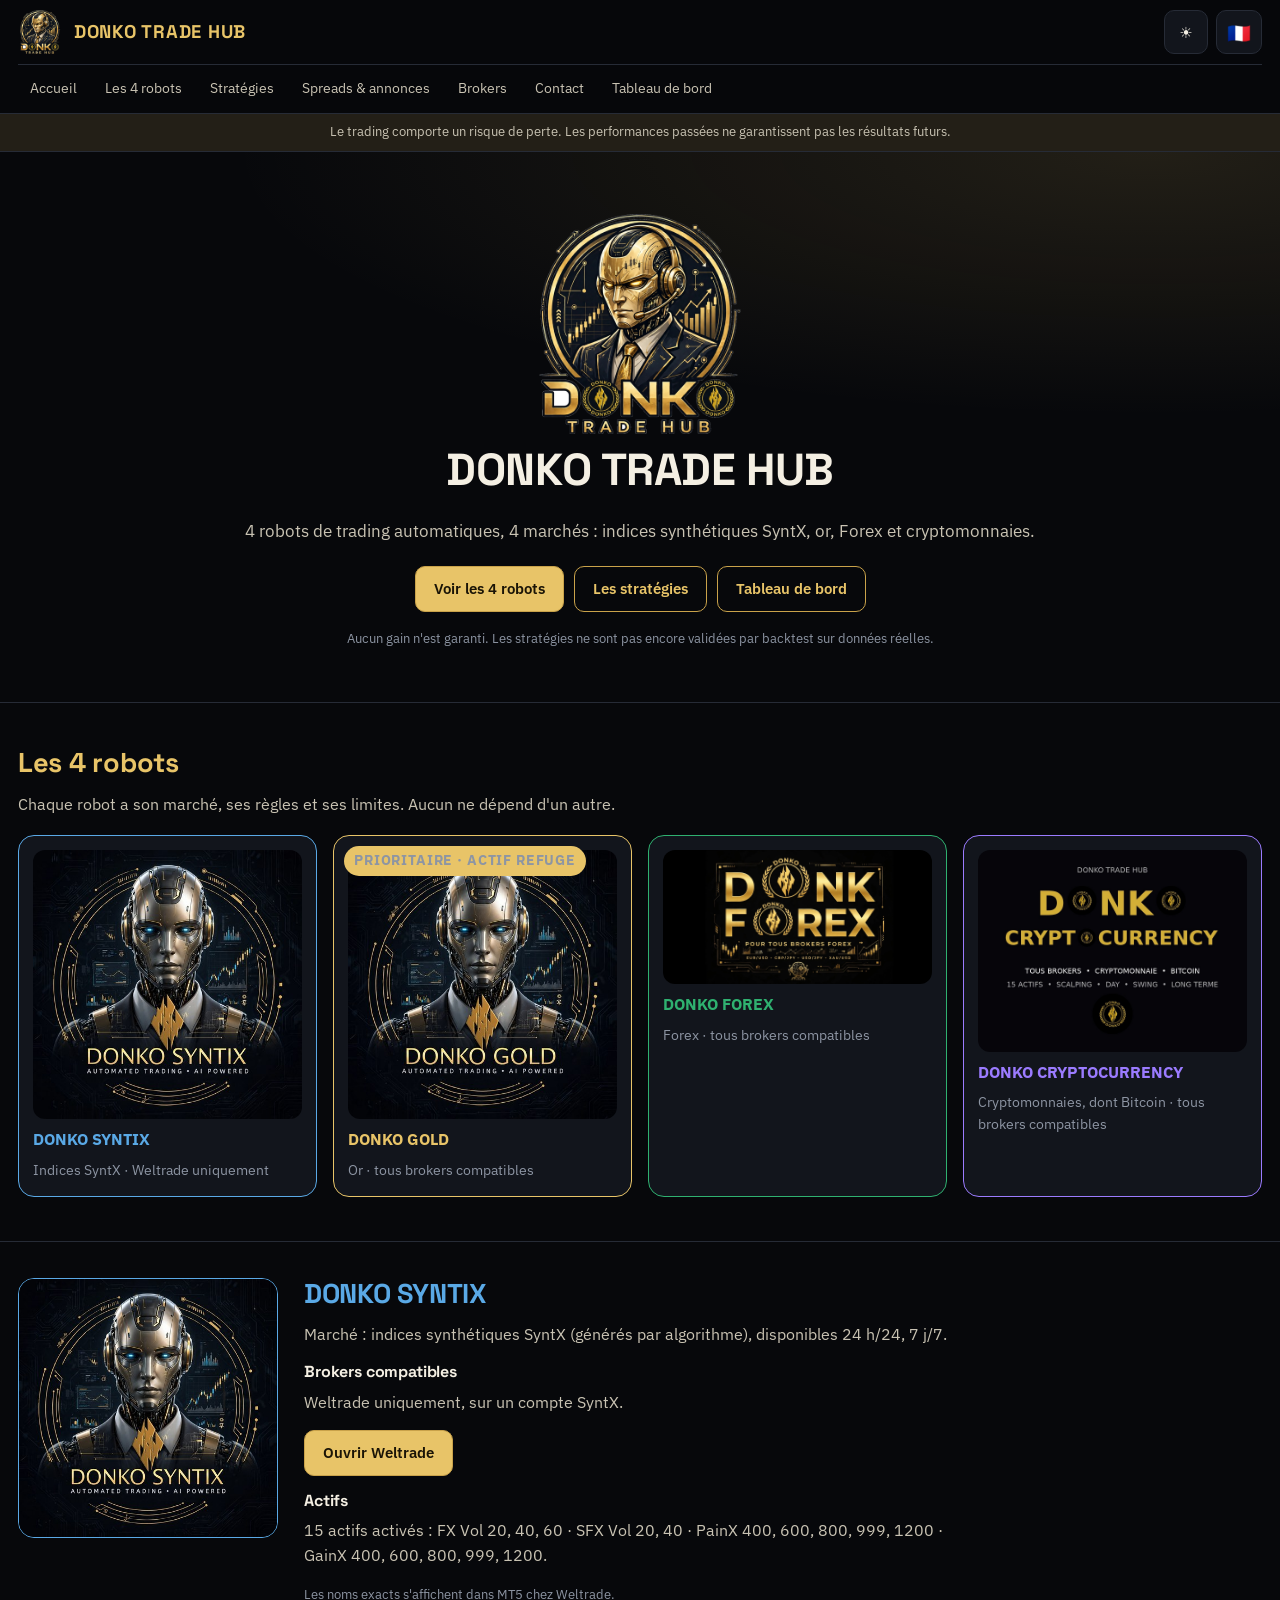
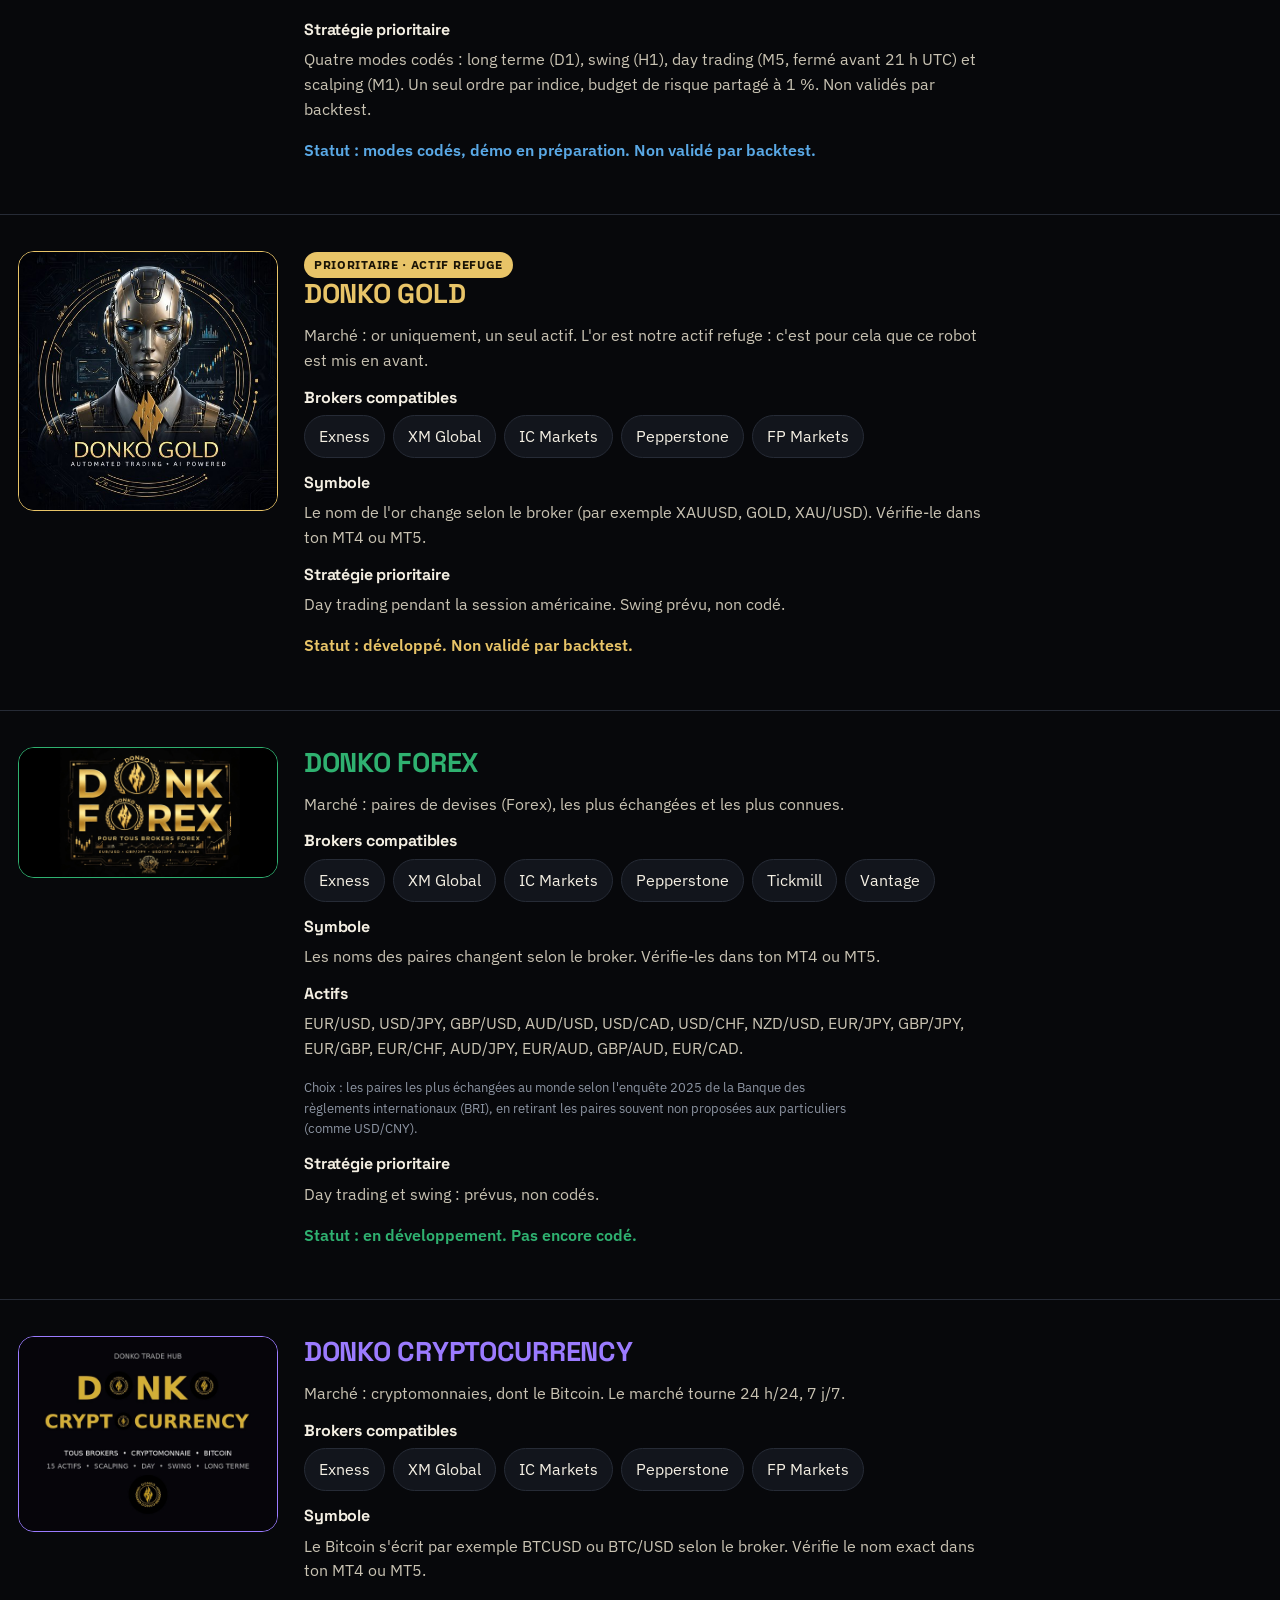
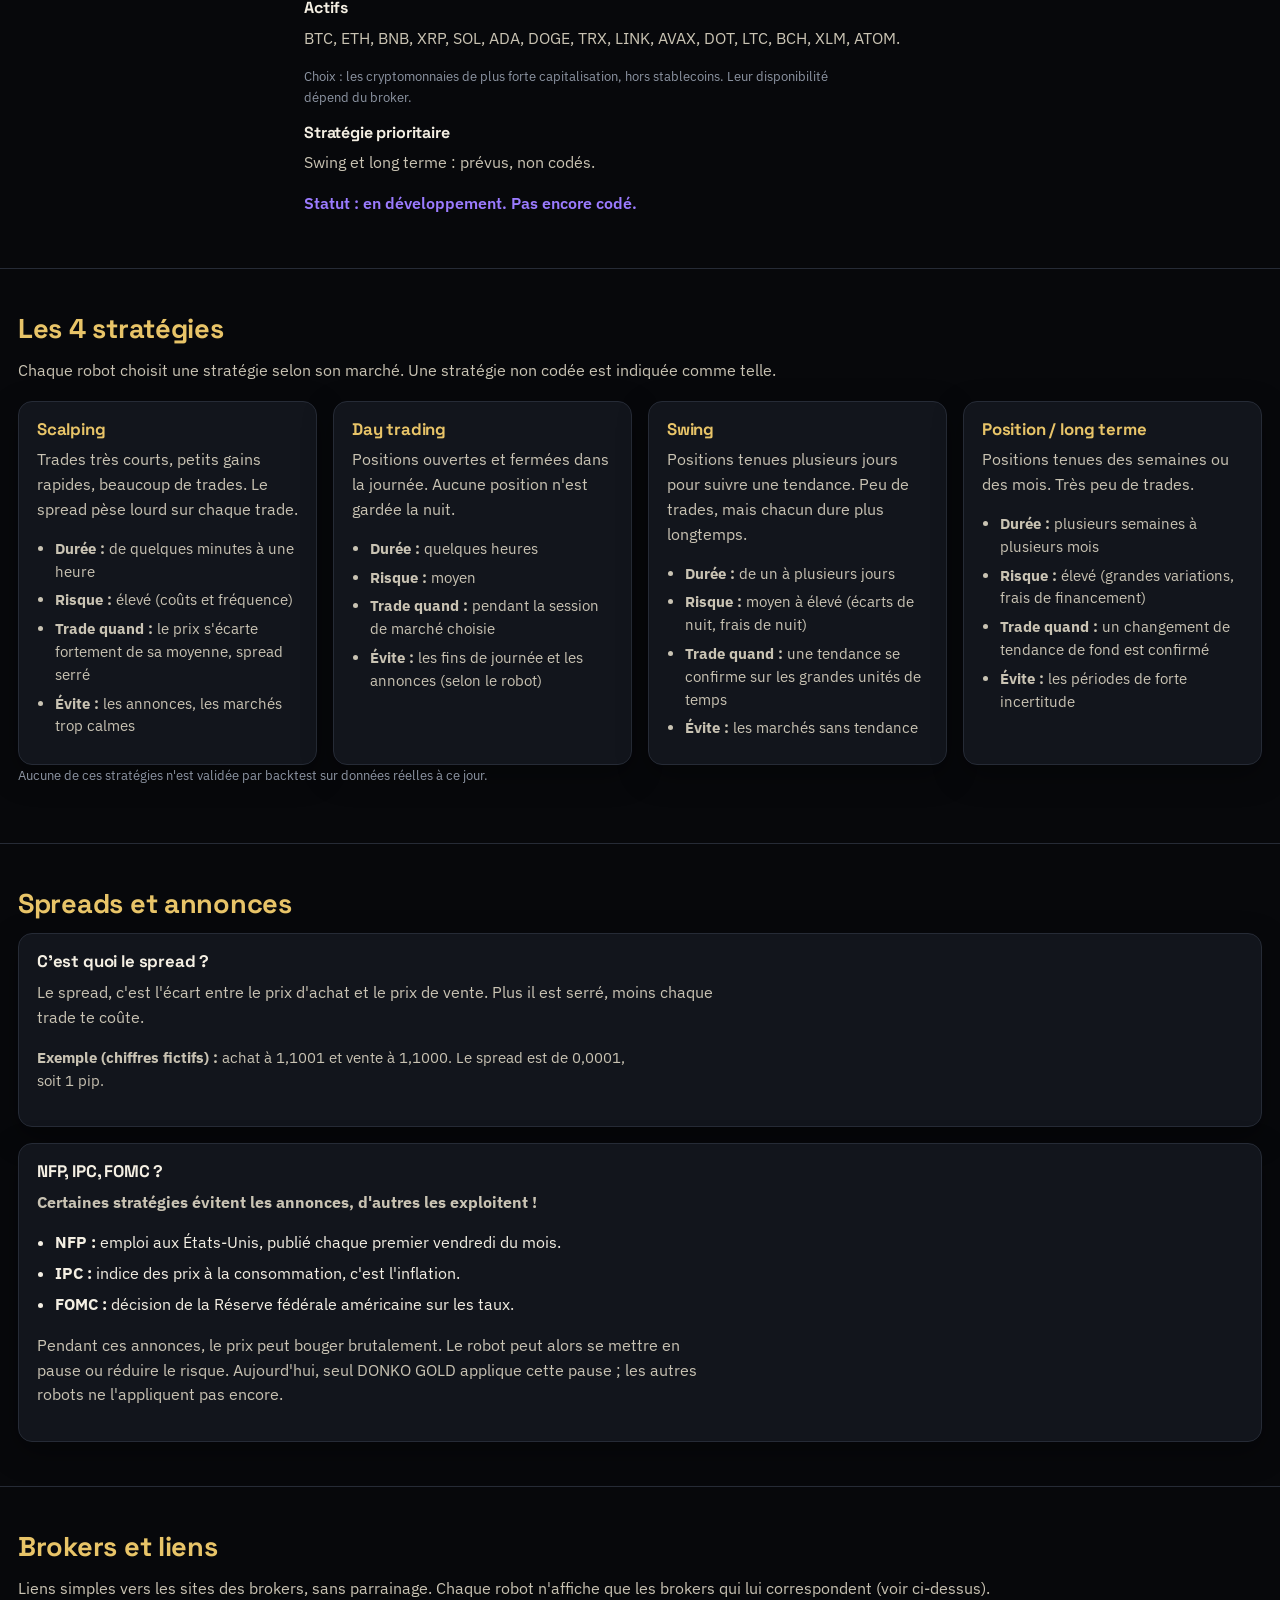
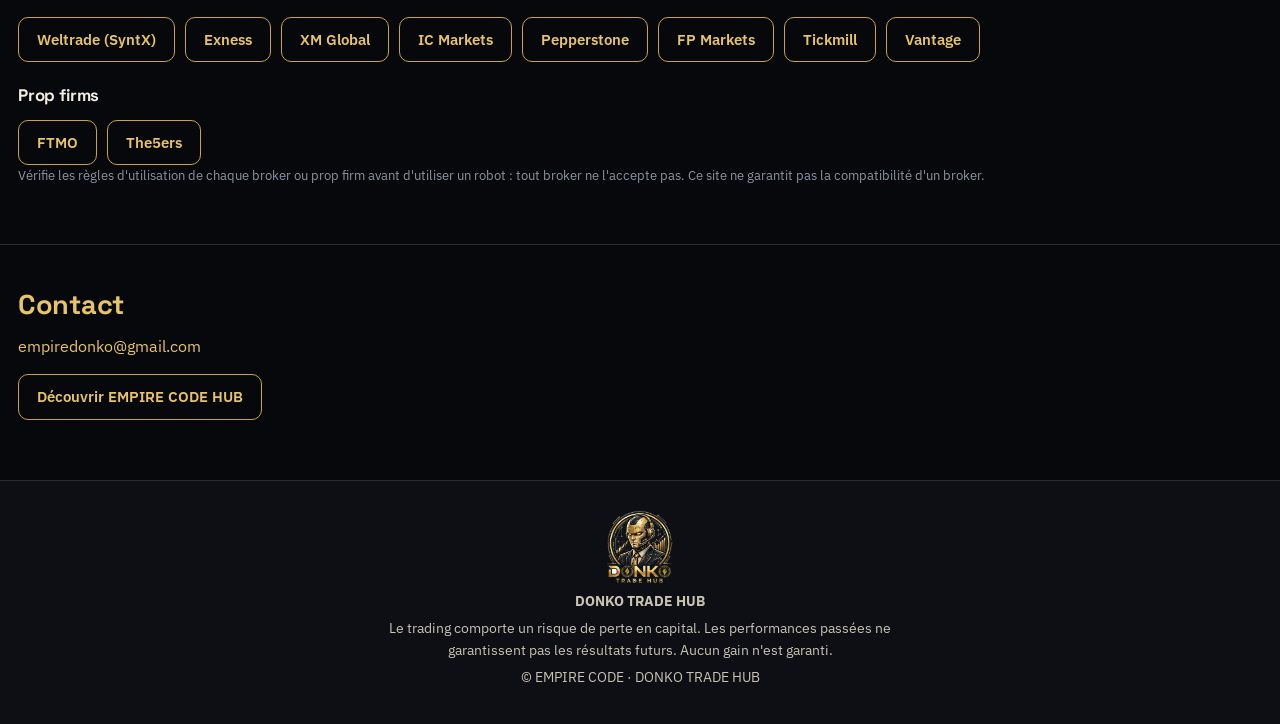
<file: index.html>
<!doctype html>
<html lang="fr" data-theme="dark">
<head>
<meta charset="utf-8">
<meta name="viewport" content="width=device-width, initial-scale=1, viewport-fit=cover">
<meta name="theme-color" content="#07080b">
<meta name="description" content="DONKO TRADE HUB : 4 robots de trading automatiques (SyntX, or, Forex, cryptomonnaies). Méthode écrite, limites publiées. Aucun gain garanti.">
<link rel="canonical" href="https://donko-dev.github.io/donkotradehub/">
<meta property="og:type" content="website">
<meta property="og:title" content="DONKO TRADE HUB">
<meta property="og:description" content="4 robots de trading automatiques. Méthode écrite, limites publiées. Aucun gain garanti.">
<meta property="og:url" content="https://donko-dev.github.io/donkotradehub/">
<meta property="og:image" content="https://donko-dev.github.io/donkotradehub/logo-donko-trade-hub.png">
<title>DONKO TRADE HUB · Robots de trading</title>
<link rel="icon" href="favicon-64.png" sizes="64x64">
<link rel="apple-touch-icon" href="icon-192.png">
<link rel="manifest" href="manifest.json">
<link rel="stylesheet" href="site.css">
</head>
<body class="vitrine">

<header class="site-header">
  <div class="wrap">
    <div class="header-row">
      <a class="brand" href="#accueil" aria-label="DONKO TRADE HUB">
        <img src="logo-donko-trade-hub.png" alt="DONKO TRADE HUB" width="44" height="44">
        <span class="brand-name">DONKO TRADE HUB</span>
      </a>
      <div class="header-tools">
        <button id="btn-theme" class="icon-btn" type="button" aria-label="Thème" title="Thème">☀</button>
        <button id="btn-lang" class="icon-btn flag" type="button" aria-label="Langue" title="Langue">🇫🇷</button>
        <button id="btn-nav" class="icon-btn nav-toggle" type="button" aria-label="Menu" aria-expanded="false" aria-controls="main-nav">☰</button>
      </div>
    </div>
    <nav class="main-nav" id="main-nav" aria-label="Navigation">
      <ul>
        <li><a href="#accueil" data-i18n="nav_home">Accueil</a></li>
        <li><a href="#robots" data-i18n="nav_robots">Les 4 robots</a></li>
        <li><a href="#strategies" data-i18n="nav_strategies">Stratégies</a></li>
        <li><a href="#spreads" data-i18n="nav_spreads">Spreads &amp; annonces</a></li>
        <li><a href="#brokers" data-i18n="nav_brokers">Brokers</a></li>
        <li><a href="#contact" data-i18n="nav_contact">Contact</a></li>
        <li><a href="dashboard.html" data-i18n="nav_dashboard">Tableau de bord</a></li>
      </ul>
    </nav>
  </div>
</header>

<div class="disclaimer-bar" data-i18n="disclaimer">Le trading comporte un risque de perte. Les performances passées ne garantissent pas les résultats futurs.</div>

<main>

  <section id="accueil" class="hero">
    <div class="wrap hero-inner">
      <img class="hero-logo" src="logo-donko-trade-hub.png" alt="DONKO TRADE HUB" width="220" height="220">
      <h1>DONKO TRADE HUB</h1>
      <p class="lead" data-i18n="hero_lead">4 robots de trading automatiques, 4 marchés : indices synthétiques SyntX, or, Forex et cryptomonnaies.</p>
      <div class="btn-row hero-btns">
        <a class="btn" href="#robots" data-i18n="btn_robots">Voir les 4 robots</a>
        <a class="btn ghost" href="#strategies" data-i18n="btn_strategies">Les stratégies</a>
        <a class="btn ghost" href="dashboard.html" data-i18n="btn_dashboard">Tableau de bord</a>
      </div>
      <p class="small muted hero-note" data-i18n="hero_note">Aucun gain n'est garanti. Les stratégies ne sont pas encore validées par backtest sur données réelles.</p>
    </div>
  </section>

  <section id="robots">
    <div class="wrap">
      <h2 data-i18n="robots_title">Les 4 robots</h2>
      <p data-i18n="robots_intro">Chaque robot a son marché, ses règles et ses limites. Aucun ne dépend d'un autre.</p>
      <div class="robot-grid">
        <a class="robot-tile" href="#robot-syntix" style="--c:#5aa9e6">
          <img src="logo-donko-syntix.jpg" alt="DONKO SYNTIX" loading="lazy">
          <strong>DONKO SYNTIX</strong>
          <span data-i18n="tile_syntix">Indices SyntX · Weltrade uniquement</span>
        </a>
        <a class="robot-tile priority" href="#robot-gold" style="--c:#e8c468">
          <span class="badge" data-i18n="badge_priority">PRIORITAIRE · ACTIF REFUGE</span>
          <img src="logo-donko-gold.jpg" alt="DONKO GOLD" loading="lazy">
          <strong>DONKO GOLD</strong>
          <span data-i18n="tile_gold">Or · tous brokers compatibles</span>
        </a>
        <a class="robot-tile" href="#robot-forex" style="--c:#2fb170">
          <img src="logo-donko-forex.jpg" alt="DONKO FOREX" loading="lazy">
          <strong>DONKO FOREX</strong>
          <span data-i18n="tile_forex">Forex · tous brokers compatibles</span>
        </a>
        <a class="robot-tile" href="#robot-crypto" style="--c:#9b7bff">
          <img src="logo-donko-crypto.jpg" alt="DONKO CRYPTOCURRENCY" loading="lazy">
          <strong>DONKO CRYPTOCURRENCY</strong>
          <span data-i18n="tile_crypto">Cryptomonnaies, dont Bitcoin · tous brokers compatibles</span>
        </a>
      </div>
    </div>
  </section>

  <section id="robot-syntix" class="robot-section" style="--c:#5aa9e6">
    <div class="wrap robot-layout">
      <img class="robot-logo" src="logo-donko-syntix.jpg" alt="DONKO SYNTIX" loading="lazy">
      <div>
        <h2>DONKO SYNTIX</h2>
        <p class="robot-market" data-i18n="syx_market">Marché : indices synthétiques SyntX (générés par algorithme), disponibles 24 h/24, 7 j/7.</p>
        <h3 data-i18n="h_brokers_compat">Brokers compatibles</h3>
        <p data-i18n="syx_brokers">Weltrade uniquement, sur un compte SyntX.</p>
        <p><a class="btn" href="https://www.weltrade.com" target="_blank" rel="noopener" data-i18n="btn_open_weltrade">Ouvrir Weltrade</a></p>
        <h3 data-i18n="h_assets">Actifs</h3>
        <p data-i18n="syx_assets">15 actifs activés : FX Vol 20, 40, 60 · SFX Vol 20, 40 · PainX 400, 600, 800, 999, 1200 · GainX 400, 600, 800, 999, 1200.</p>
        <p class="small muted" data-i18n="syx_names">Les noms exacts s'affichent dans MT5 chez Weltrade.</p>
        <h3 data-i18n="h_strategy">Stratégie prioritaire</h3>
        <p data-i18n="syx_strategy">Quatre modes codés : long terme (D1), swing (H1), day trading (M5, fermé avant 21 h UTC) et scalping (M1). Un seul ordre par indice, budget de risque partagé à 1 %. Non validés par backtest.</p>
        <p class="status" data-i18n="syx_status">Statut : modes codés, démo en préparation. Non validé par backtest.</p>
      </div>
    </div>
  </section>

  <section id="robot-gold" class="robot-section" style="--c:#e8c468">
    <div class="wrap robot-layout">
      <img class="robot-logo" src="logo-donko-gold.jpg" alt="DONKO GOLD" loading="lazy">
      <div>
        <span class="badge" data-i18n="badge_priority">PRIORITAIRE · ACTIF REFUGE</span>
        <h2>DONKO GOLD</h2>
        <p class="robot-market" data-i18n="gold_market">Marché : or uniquement, un seul actif. L'or est notre actif refuge : c'est pour cela que ce robot est mis en avant.</p>
        <h3 data-i18n="h_brokers_compat">Brokers compatibles</h3>
        <ul class="broker-list">
          <li><a href="https://www.exness.com" target="_blank" rel="noopener">Exness</a></li>
          <li><a href="https://www.xm.com" target="_blank" rel="noopener">XM Global</a></li>
          <li><a href="https://www.icmarkets.com" target="_blank" rel="noopener">IC Markets</a></li>
          <li><a href="https://www.pepperstone.com" target="_blank" rel="noopener">Pepperstone</a></li>
          <li><a href="https://www.fpmarkets.com" target="_blank" rel="noopener">FP Markets</a></li>
        </ul>
        <h3 data-i18n="h_symbol">Symbole</h3>
        <p data-i18n="gold_symbol">Le nom de l'or change selon le broker (par exemple XAUUSD, GOLD, XAU/USD). Vérifie-le dans ton MT4 ou MT5.</p>
        <h3 data-i18n="h_strategy">Stratégie prioritaire</h3>
        <p data-i18n="gold_strategy">Day trading pendant la session américaine. Swing prévu, non codé.</p>
        <p class="status" data-i18n="gold_status">Statut : développé. Non validé par backtest.</p>
      </div>
    </div>
  </section>

  <section id="robot-forex" class="robot-section" style="--c:#2fb170">
    <div class="wrap robot-layout">
      <img class="robot-logo" src="logo-donko-forex.jpg" alt="DONKO FOREX" loading="lazy">
      <div>
        <h2>DONKO FOREX</h2>
        <p class="robot-market" data-i18n="fx_market">Marché : paires de devises (Forex), les plus échangées et les plus connues.</p>
        <h3 data-i18n="h_brokers_compat">Brokers compatibles</h3>
        <ul class="broker-list">
          <li><a href="https://www.exness.com" target="_blank" rel="noopener">Exness</a></li>
          <li><a href="https://www.xm.com" target="_blank" rel="noopener">XM Global</a></li>
          <li><a href="https://www.icmarkets.com" target="_blank" rel="noopener">IC Markets</a></li>
          <li><a href="https://www.pepperstone.com" target="_blank" rel="noopener">Pepperstone</a></li>
          <li><a href="https://www.tickmill.com" target="_blank" rel="noopener">Tickmill</a></li>
          <li><a href="https://www.vantagemarkets.com" target="_blank" rel="noopener">Vantage</a></li>
        </ul>
        <h3 data-i18n="h_symbol">Symboles</h3>
        <p data-i18n="fx_symbol">Les noms des paires changent selon le broker. Vérifie-les dans ton MT4 ou MT5.</p>
        <h3 data-i18n="h_assets">Actifs</h3>
        <p>EUR/USD, USD/JPY, GBP/USD, AUD/USD, USD/CAD, USD/CHF, NZD/USD, EUR/JPY, GBP/JPY, EUR/GBP, EUR/CHF, AUD/JPY, EUR/AUD, GBP/AUD, EUR/CAD.</p>
        <p class="small muted" data-i18n="fx_assets_note">Choix : les paires les plus échangées au monde selon l'enquête 2025 de la Banque des règlements internationaux (BRI), en retirant les paires souvent non proposées aux particuliers (comme USD/CNY).</p>
        <h3 data-i18n="h_strategy">Stratégie prioritaire</h3>
        <p data-i18n="fx_strategy">Day trading et swing : prévus, non codés.</p>
        <p class="status" data-i18n="fx_status">Statut : en développement. Pas encore codé.</p>
      </div>
    </div>
  </section>

  <section id="robot-crypto" class="robot-section" style="--c:#9b7bff">
    <div class="wrap robot-layout">
      <img class="robot-logo" src="logo-donko-crypto.jpg" alt="DONKO CRYPTOCURRENCY" loading="lazy">
      <div>
        <h2>DONKO CRYPTOCURRENCY</h2>
        <p class="robot-market" data-i18n="cr_market">Marché : cryptomonnaies, dont le Bitcoin. Le marché tourne 24 h/24, 7 j/7.</p>
        <h3 data-i18n="h_brokers_compat">Brokers compatibles</h3>
        <ul class="broker-list">
          <li><a href="https://www.exness.com" target="_blank" rel="noopener">Exness</a></li>
          <li><a href="https://www.xm.com" target="_blank" rel="noopener">XM Global</a></li>
          <li><a href="https://www.icmarkets.com" target="_blank" rel="noopener">IC Markets</a></li>
          <li><a href="https://www.pepperstone.com" target="_blank" rel="noopener">Pepperstone</a></li>
          <li><a href="https://www.fpmarkets.com" target="_blank" rel="noopener">FP Markets</a></li>
        </ul>
        <h3 data-i18n="h_symbol">Symboles</h3>
        <p data-i18n="cr_symbol">Le Bitcoin s'écrit par exemple BTCUSD ou BTC/USD selon le broker. Vérifie le nom exact dans ton MT4 ou MT5.</p>
        <h3 data-i18n="h_assets">Actifs</h3>
        <p>BTC, ETH, BNB, XRP, SOL, ADA, DOGE, TRX, LINK, AVAX, DOT, LTC, BCH, XLM, ATOM.</p>
        <p class="small muted" data-i18n="cr_assets_note">Choix : les cryptomonnaies de plus forte capitalisation, hors stablecoins. Leur disponibilité dépend du broker.</p>
        <h3 data-i18n="h_strategy">Stratégie prioritaire</h3>
        <p data-i18n="cr_strategy">Swing et long terme : prévus, non codés.</p>
        <p class="status" data-i18n="cr_status">Statut : en développement. Pas encore codé.</p>
      </div>
    </div>
  </section>

  <section id="strategies">
    <div class="wrap">
      <h2 data-i18n="strat_title">Les 4 stratégies</h2>
      <p data-i18n="strat_intro">Chaque robot choisit une stratégie selon son marché. Une stratégie non codée est indiquée comme telle.</p>
      <div class="strategy-grid">
        <article class="card strategy">
          <h3 data-i18n="s1_name">Scalping</h3>
          <p data-i18n="s1_desc">Trades très courts, petits gains rapides, beaucoup de trades. Le spread pèse lourd sur chaque trade.</p>
          <ul>
            <li><strong data-i18n="l_duration">Durée :</strong> <span data-i18n="s1_dur">de quelques minutes à une heure</span></li>
            <li><strong data-i18n="l_risk">Risque :</strong> <span data-i18n="s1_risk">élevé (coûts et fréquence)</span></li>
            <li><strong data-i18n="l_when">Trade quand :</strong> <span data-i18n="s1_when">le prix s'écarte fortement de sa moyenne, spread serré</span></li>
            <li><strong data-i18n="l_avoid">Évite :</strong> <span data-i18n="s1_avoid">les annonces, les marchés trop calmes</span></li>
          </ul>
        </article>
        <article class="card strategy">
          <h3 data-i18n="s2_name">Day trading</h3>
          <p data-i18n="s2_desc">Positions ouvertes et fermées dans la journée. Aucune position n'est gardée la nuit.</p>
          <ul>
            <li><strong data-i18n="l_duration">Durée :</strong> <span data-i18n="s2_dur">quelques heures</span></li>
            <li><strong data-i18n="l_risk">Risque :</strong> <span data-i18n="s2_risk">moyen</span></li>
            <li><strong data-i18n="l_when">Trade quand :</strong> <span data-i18n="s2_when">pendant la session de marché choisie</span></li>
            <li><strong data-i18n="l_avoid">Évite :</strong> <span data-i18n="s2_avoid">les fins de journée et les annonces (selon le robot)</span></li>
          </ul>
        </article>
        <article class="card strategy">
          <h3 data-i18n="s3_name">Swing</h3>
          <p data-i18n="s3_desc">Positions tenues plusieurs jours pour suivre une tendance. Peu de trades, mais chacun dure plus longtemps.</p>
          <ul>
            <li><strong data-i18n="l_duration">Durée :</strong> <span data-i18n="s3_dur">de un à plusieurs jours</span></li>
            <li><strong data-i18n="l_risk">Risque :</strong> <span data-i18n="s3_risk">moyen à élevé (écarts de nuit, frais de nuit)</span></li>
            <li><strong data-i18n="l_when">Trade quand :</strong> <span data-i18n="s3_when">une tendance se confirme sur les grandes unités de temps</span></li>
            <li><strong data-i18n="l_avoid">Évite :</strong> <span data-i18n="s3_avoid">les marchés sans tendance</span></li>
          </ul>
        </article>
        <article class="card strategy">
          <h3 data-i18n="s4_name">Position / long terme</h3>
          <p data-i18n="s4_desc">Positions tenues des semaines ou des mois. Très peu de trades.</p>
          <ul>
            <li><strong data-i18n="l_duration">Durée :</strong> <span data-i18n="s4_dur">plusieurs semaines à plusieurs mois</span></li>
            <li><strong data-i18n="l_risk">Risque :</strong> <span data-i18n="s4_risk">élevé (grandes variations, frais de financement)</span></li>
            <li><strong data-i18n="l_when">Trade quand :</strong> <span data-i18n="s4_when">un changement de tendance de fond est confirmé</span></li>
            <li><strong data-i18n="l_avoid">Évite :</strong> <span data-i18n="s4_avoid">les périodes de forte incertitude</span></li>
          </ul>
        </article>
      </div>
      <p class="small muted" data-i18n="strat_note">Aucune de ces stratégies n'est validée par backtest sur données réelles à ce jour.</p>
    </div>
  </section>

  <section id="spreads">
    <div class="wrap">
      <h2 data-i18n="sp_title">Spreads et annonces</h2>
      <div class="card">
        <h3 data-i18n="sp_q">C'est quoi le spread ?</h3>
        <p data-i18n="sp_def">Le spread, c'est l'écart entre le prix d'achat et le prix de vente. Plus il est serré, moins chaque trade te coûte.</p>
        <p class="example"><strong data-i18n="sp_ex_label">Exemple (chiffres fictifs) :</strong> <span data-i18n="sp_ex">achat à 1,1001 et vente à 1,1000. Le spread est de 0,0001, soit 1 pip.</span></p>
      </div>
      <div class="card" style="margin-top:16px;">
        <h3 data-i18n="an_q">NFP, IPC, FOMC ?</h3>
        <p><strong data-i18n="an_lead">Certaines stratégies évitent les annonces, d'autres les exploitent !</strong></p>
        <ul>
          <li><strong>NFP :</strong> <span data-i18n="an_nfp">emploi aux États-Unis, publié chaque premier vendredi du mois.</span></li>
          <li><strong>IPC :</strong> <span data-i18n="an_ipc">indice des prix à la consommation, c'est l'inflation.</span></li>
          <li><strong>FOMC :</strong> <span data-i18n="an_fomc">décision de la Réserve fédérale américaine sur les taux.</span></li>
        </ul>
        <p data-i18n="an_text">Pendant ces annonces, le prix peut bouger brutalement. Le robot peut alors se mettre en pause ou réduire le risque. Aujourd'hui, seul DONKO GOLD applique cette pause ; les autres robots ne l'appliquent pas encore.</p>
      </div>
    </div>
  </section>

  <section id="brokers">
    <div class="wrap">
      <h2 data-i18n="br_title">Brokers et liens</h2>
      <p data-i18n="br_intro">Liens simples vers les sites des brokers, sans parrainage. Chaque robot n'affiche que les brokers qui lui correspondent (voir ci-dessus).</p>
      <div class="broker-grid">
        <a class="btn ghost" href="https://www.weltrade.com" target="_blank" rel="noopener">Weltrade (SyntX)</a>
        <a class="btn ghost" href="https://www.exness.com" target="_blank" rel="noopener">Exness</a>
        <a class="btn ghost" href="https://www.xm.com" target="_blank" rel="noopener">XM Global</a>
        <a class="btn ghost" href="https://www.icmarkets.com" target="_blank" rel="noopener">IC Markets</a>
        <a class="btn ghost" href="https://www.pepperstone.com" target="_blank" rel="noopener">Pepperstone</a>
        <a class="btn ghost" href="https://www.fpmarkets.com" target="_blank" rel="noopener">FP Markets</a>
        <a class="btn ghost" href="https://www.tickmill.com" target="_blank" rel="noopener">Tickmill</a>
        <a class="btn ghost" href="https://www.vantagemarkets.com" target="_blank" rel="noopener">Vantage</a>
      </div>
      <h3 style="margin-top:24px;" data-i18n="pf_title">Prop firms</h3>
      <div class="broker-grid">
        <a class="btn ghost" href="https://ftmo.com" target="_blank" rel="noopener">FTMO</a>
        <a class="btn ghost" href="https://the5ers.com" target="_blank" rel="noopener">The5ers</a>
      </div>
      <p class="small muted" data-i18n="br_note">Vérifie les règles d'utilisation de chaque broker ou prop firm avant d'utiliser un robot : tout broker ne l'accepte pas. Ce site ne garantit pas la compatibilité d'un broker.</p>
    </div>
  </section>

  <section id="contact">
    <div class="wrap">
      <h2 data-i18n="ct_title">Contact</h2>
      <p><a href="mailto:empiredonko@gmail.com">empiredonko@gmail.com</a></p>
      <p><a class="btn ghost" href="https://donko-dev.github.io/empirecodehub/" target="_blank" rel="noopener" data-i18n="btn_empire">Découvrir EMPIRE CODE HUB</a></p>
    </div>
  </section>

</main>

<footer class="site-footer">
  <div class="wrap">
    <img class="footer-logo" src="logo-donko-trade-hub.png" alt="DONKO TRADE HUB" width="72" height="72">
    <p><strong>DONKO TRADE HUB</strong></p>
    <p data-i18n="footer_risk">Le trading comporte un risque de perte en capital. Les performances passées ne garantissent pas les résultats futurs. Aucun gain n'est garanti.</p>
    <p class="small">© EMPIRE CODE · DONKO TRADE HUB</p>
  </div>
</footer>

<script src="vitrine.js"></script>
</body>
</html>
</file>
<file: site.css>
/* DONKO TRADE HUB : feuille de style. Palette or inspirée du logo DONKO.
   Thème via l'attribut data-theme sur <html> : "dark" (défaut) ou "light". */
@import url("https://fonts.googleapis.com/css2?family=Space+Grotesk:wght@500;600;700&family=IBM+Plex+Sans:wght@400;500;600&display=swap");

:root, [data-theme="dark"] {
  --bg: #07080b;
  --bg-2: #0d0f14;
  --panel: #12151c;
  --panel-2: #181c25;
  --line: #262b36;
  --text: #f4efe3;
  --text-dim: #c9c3b3;
  --muted: #8d95a3;
  --gold: #e8c468;
  --gold-2: #c9a24a;
  --gold-deep: #9c7a2e;
  --gold-soft: rgba(232, 196, 104, 0.12);
  --ok: #2fb170;
  --bad: #e0574c;
  --shadow: 0 10px 30px rgba(0, 0, 0, 0.35);
  --header-bg: rgba(7, 8, 11, 0.92);
  color-scheme: dark;
}
[data-theme="light"] {
  --bg: #fbf7ec;
  --bg-2: #f3ecd9;
  --panel: #ffffff;
  --panel-2: #fbf6e6;
  --line: #e4d7b4;
  --text: #1b1608;
  --text-dim: #3d3520;
  --muted: #6d6446;
  --gold: #9c7a2e;
  --gold-2: #b38a33;
  --gold-deep: #7a5f22;
  --gold-soft: rgba(156, 122, 46, 0.12);
  --ok: #1f7a4b;
  --bad: #b3372d;
  --shadow: 0 10px 30px rgba(120, 90, 30, 0.15);
  --header-bg: rgba(251, 247, 236, 0.94);
  color-scheme: light;
}

* { box-sizing: border-box; }
html { scroll-behavior: smooth; -webkit-text-size-adjust: 100%; }
body {
  margin: 0;
  background: var(--bg);
  color: var(--text);
  font-family: "IBM Plex Sans", system-ui, -apple-system, "Segoe UI", Roboto, Arial, sans-serif;
  font-size: 16px;
  line-height: 1.55;
  overflow-x: hidden;
  -webkit-font-smoothing: antialiased;
}
h1, h2, h3 { font-family: "Space Grotesk", system-ui, sans-serif; letter-spacing: -0.01em; margin: 0 0 .5em; line-height: 1.15; }
h1 { font-size: clamp(1.6rem, 4vw, 2.6rem); }
h2 { font-size: clamp(1.25rem, 3vw, 1.7rem); color: var(--gold); }
h3 { font-size: 1.05rem; }
p { margin: 0 0 1em; color: var(--text-dim); max-width: 68ch; }
a { color: var(--gold); text-decoration: none; }
a:hover { text-decoration: underline; }
:focus-visible { outline: 2px solid var(--gold); outline-offset: 3px; }
.muted { color: var(--muted); }
.small { font-size: .84rem; }
.hidden { display: none !important; }
.ok { color: var(--ok); } .bad { color: var(--bad); }

.wrap { max-width: 1120px; margin: 0 auto; padding: 0 18px; }
section { padding: 44px 0; border-top: 1px solid var(--line); }
section:first-of-type { border-top: none; }

/* ---- Bandeau d'avertissement : toujours visible sous le logo ---- */
.disclaimer-bar {
  background: var(--gold-soft);
  border-bottom: 1px solid var(--line);
  color: var(--text-dim);
  font-size: .82rem;
  text-align: center;
  padding: 8px 14px;
}

/* ---- En-tête ---- */
.site-header {
  position: sticky; top: 0; z-index: 30;
  background: var(--header-bg);
  backdrop-filter: blur(10px); -webkit-backdrop-filter: blur(10px);
  border-bottom: 1px solid var(--line);
  padding-top: env(safe-area-inset-top);
}
.header-row { display: flex; align-items: center; justify-content: space-between; gap: 12px; padding: 10px 0; }
.brand { display: flex; align-items: center; gap: 12px; min-width: 0; color: var(--text); }
.brand:hover { text-decoration: none; }
.brand img { width: 44px; height: 44px; object-fit: contain; flex-shrink: 0; }
.brand-text { min-width: 0; }
.brand-name { font-family: "Space Grotesk", sans-serif; font-weight: 700; font-size: 1.15rem; color: var(--gold); letter-spacing: .04em; white-space: nowrap; }
.brand-tag { font-size: .74rem; color: var(--muted); white-space: nowrap; overflow: hidden; text-overflow: ellipsis; max-width: 46vw; }
.header-tools { display: flex; align-items: center; gap: 8px; flex-shrink: 0; }
.icon-btn {
  min-width: 44px; min-height: 44px; border-radius: 10px; border: 1px solid var(--line);
  background: var(--panel); color: var(--text); cursor: pointer; font-size: .95rem; padding: 0 10px;
  font-family: inherit;
}
.icon-btn:hover { border-color: var(--gold-2); color: var(--gold); }
.nav-toggle { display: none; }

nav.main-nav { border-top: 1px solid var(--line); }
nav.main-nav ul { list-style: none; margin: 0; padding: 0; display: flex; gap: 4px; overflow-x: auto; -webkit-overflow-scrolling: touch; scrollbar-width: none; }
nav.main-nav ul::-webkit-scrollbar { display: none; }
nav.main-nav a { display: block; padding: 12px 12px; color: var(--text-dim); font-size: .9rem; white-space: nowrap; border-bottom: 2px solid transparent; }
nav.main-nav a:hover { color: var(--gold); text-decoration: none; }
nav.main-nav a.active { color: var(--gold); border-bottom-color: var(--gold); }

@media (max-width: 860px) {
  .nav-toggle { display: inline-flex; align-items: center; justify-content: center; }
  nav.main-nav { display: none; }
  nav.main-nav.open { display: block; }
  nav.main-nav ul { flex-direction: column; overflow: visible; }
  nav.main-nav a { padding: 14px 4px; border-bottom: 1px solid var(--line); border-left: 3px solid transparent; }
  nav.main-nav a.active { border-left-color: var(--gold); border-bottom-color: var(--line); }
  .brand-tag { display: none; }
}

/* ---- Accueil ---- */
.hero { padding: 56px 0 40px; background: radial-gradient(120% 80% at 90% 0%, var(--gold-soft), transparent 60%), var(--bg); }
.eyebrow { color: var(--gold); font-weight: 600; font-size: .8rem; letter-spacing: .12em; text-transform: uppercase; margin-bottom: 12px; }
.lead { font-size: 1.05rem; color: var(--text-dim); max-width: 60ch; }
.btn-row { display: flex; flex-wrap: wrap; gap: 10px; margin-top: 22px; }
.btn {
  display: inline-flex; align-items: center; justify-content: center; min-height: 44px; padding: 10px 18px;
  border-radius: 10px; border: 1px solid var(--gold-2); background: var(--gold); color: #1a1406;
  font-weight: 600; font-family: inherit; font-size: .95rem; cursor: pointer; text-decoration: none;
}
.btn:hover { text-decoration: none; filter: brightness(1.05); }
.btn.ghost { background: transparent; color: var(--gold); }

.grid { display: grid; gap: 16px; }
.grid-2 { grid-template-columns: repeat(2, minmax(0, 1fr)); }
.grid-3 { grid-template-columns: repeat(3, minmax(0, 1fr)); }
.grid-4 { grid-template-columns: repeat(4, minmax(0, 1fr)); }
@media (max-width: 900px) { .grid-4 { grid-template-columns: repeat(2, minmax(0, 1fr)); } .grid-3 { grid-template-columns: repeat(2, minmax(0, 1fr)); } }
@media (max-width: 600px) { .grid-2, .grid-3, .grid-4 { grid-template-columns: 1fr; } }

.card { background: var(--panel); border: 1px solid var(--line); border-radius: 14px; padding: 18px; box-shadow: var(--shadow); min-width: 0; }
.card.gold { border-color: var(--gold-deep); }
.kpi-label { font-size: .78rem; color: var(--muted); text-transform: uppercase; letter-spacing: .06em; }
.kpi-value { font-family: "Space Grotesk", sans-serif; font-size: 1.55rem; font-weight: 700; color: var(--text); margin-top: 6px; word-break: break-word; }
.kpi-value.gold { color: var(--gold); }

.pill { display: inline-flex; align-items: center; gap: 8px; font-size: .82rem; padding: 5px 12px; border-radius: 999px; background: var(--panel-2); color: var(--muted); border: 1px solid var(--line); }
.pill::before { content: ""; width: 8px; height: 8px; border-radius: 50%; background: var(--muted); }
.pill.ok::before { background: var(--ok); } .pill.ok { color: var(--ok); }
.pill.bad::before { background: var(--bad); } .pill.bad { color: var(--bad); }

.table-wrap { overflow-x: auto; -webkit-overflow-scrolling: touch; border-radius: 12px; border: 1px solid var(--line); background: var(--panel); }
table { width: 100%; border-collapse: collapse; font-size: .9rem; }
th, td { text-align: left; padding: 10px 12px; border-bottom: 1px solid var(--line); white-space: nowrap; }
th { color: var(--muted); font-weight: 600; font-size: .78rem; text-transform: uppercase; letter-spacing: .05em; background: var(--panel-2); }
tr:last-child td { border-bottom: none; }

.step { border-left: 3px solid var(--gold); padding: 4px 0 4px 14px; margin-bottom: 14px; }
.step h3 { margin-bottom: 4px; color: var(--text); }
.warn-box { border: 1px solid var(--gold-deep); background: var(--gold-soft); border-radius: 12px; padding: 14px 16px; color: var(--text-dim); font-size: .92rem; }
.link-list { list-style: none; padding: 0; margin: 12px 0 0; display: grid; gap: 8px; }
.link-list a { display: block; padding: 12px 14px; border: 1px solid var(--line); border-radius: 10px; background: var(--panel); color: var(--text); }
.link-list a:hover { border-color: var(--gold-2); text-decoration: none; color: var(--gold); }

.form-row { display: grid; gap: 6px; margin-bottom: 14px; }
label { font-size: .85rem; color: var(--muted); }
input, select {
  width: 100%; min-height: 44px; padding: 10px 12px; border-radius: 10px;
  border: 1px solid var(--line); background: var(--panel-2); color: var(--text); font-family: inherit; font-size: 1rem;
}
.alerts { list-style: none; margin: 0; padding: 0; }
.alerts li { padding: 10px 0; border-bottom: 1px solid var(--line); font-size: .92rem; }
.alerts li:last-child { border-bottom: none; }

/* ---- Pied de page ---- */
.site-footer { background: var(--bg-2); border-top: 1px solid var(--line); padding: 30px 0 calc(30px + env(safe-area-inset-bottom)); text-align: center; }
.site-footer .brand-name { display: block; margin-bottom: 6px; }
.site-footer p { margin: 6px auto; max-width: 70ch; font-size: .86rem; }
.footer-links { display: flex; flex-wrap: wrap; justify-content: center; gap: 14px; margin: 14px 0; font-size: .86rem; }

/* ---- Bouton d'installation (PWA) : visible seulement si l'installation est proposée ---- */
#btn-install { display: none; }

@media (max-width: 420px) {
  .icon-btn { min-width: 40px; padding: 0 8px; }
  .header-tools { gap: 6px; }
  .brand-name { font-size: 1rem; }
  .brand img { width: 36px; height: 36px; }
}

/* Correctif : le nom de marque ne doit jamais passer sous les boutons de l'en-tête */
.header-row { min-width: 0; }
.brand { flex: 1 1 auto; min-width: 0; }
.brand-text { min-width: 0; flex: 1 1 auto; overflow: hidden; }
.brand-name { display: block; max-width: 100%; overflow: hidden; text-overflow: ellipsis; }
.header-tools { flex: 0 0 auto; }

/* Connexion API : masquée sauf accès volontaire (#connexion) */
.connection-section { display: none; }
.connection-section.open { display: block; }

/* Bouton EMPIRE CODE HUB : doré, pulsation douce. Animation désactivée si les mouvements sont réduits. */
.empire-cta-wrap { margin-top: 22px; display: flex; flex-direction: column; align-items: flex-start; gap: 6px; }
.empire-cta {
  display: inline-flex; align-items: center; justify-content: center; min-height: 48px; padding: 12px 24px;
  border-radius: 999px; border: 1px solid #f3d98a;
  background: linear-gradient(120deg, #f3d98a 0%, #e8c468 45%, #c9a24a 100%);
  color: #1a1406; font-family: "Space Grotesk", sans-serif; font-weight: 700; font-size: 1rem; letter-spacing: .02em;
  text-decoration: none; box-shadow: 0 0 0 0 rgba(232, 196, 104, .55);
  animation: empire-pulse 2.2s ease-in-out infinite;
}
.empire-cta:hover { text-decoration: none; filter: brightness(1.06); }
@keyframes empire-pulse {
  0%   { box-shadow: 0 0 0 0 rgba(232, 196, 104, .55); transform: scale(1); }
  70%  { box-shadow: 0 0 0 16px rgba(232, 196, 104, 0); transform: scale(1.03); }
  100% { box-shadow: 0 0 0 0 rgba(232, 196, 104, 0); transform: scale(1); }
}
@media (prefers-reduced-motion: reduce) {
  .empire-cta { animation: none; }
}

/* Logo sans fond : pas de cadre, pas de fond derrière */
.brand img, .footer-logo { background: none; border: 0; box-shadow: none; }
.footer-logo { display: block; margin: 0 auto 8px; }
#curve svg { width: 100%; height: auto; display: block; }
.agenda-day { border: 1px solid var(--line); border-radius: 12px; padding: 12px 14px; margin-bottom: 10px; background: var(--panel); }
.agenda-day h3 { margin-bottom: 6px; color: var(--gold); font-size: .98rem; }
.fav-row { display: flex; justify-content: space-between; align-items: center; gap: 10px; padding: 10px 12px; border: 1px solid var(--line); border-radius: 10px; background: var(--panel); }
.star { background: none; border: 0; font-size: 1.3rem; cursor: pointer; color: var(--muted); min-width: 44px; min-height: 44px; }
.star.on { color: var(--gold); }
.index-chip { display: flex; justify-content: space-between; align-items: center; gap: 8px; padding: 10px 12px; border: 1px solid var(--line); border-radius: 10px; background: var(--panel); font-size: .92rem; }

/* ===== Verrou ===== */
.lock { position: fixed; inset: 0; z-index: 100; display: flex; align-items: center; justify-content: center;
  background: rgba(7, 8, 11, .96); backdrop-filter: blur(12px); -webkit-backdrop-filter: blur(12px); padding: 20px; }
.lock.hidden { display: none !important; }
.lock-box { width: 100%; max-width: 340px; text-align: center; background: var(--panel); border: 1px solid var(--gold-deep);
  border-radius: 18px; padding: 26px 22px; box-shadow: var(--shadow); }
.lock-box img { margin: 0 auto 10px; display: block; }
.lock-box input { text-align: center; letter-spacing: .4em; font-size: 1.4rem; margin: 14px 0; }
.lock-box .btn { width: 100%; }
body.locked { overflow: hidden; }
.bad { color: var(--bad); }

/* ===== Compte relié : robot au logo, dégradé doré ===== */
.account-head { display: flex; align-items: center; gap: 16px; }
.bot { position: relative; width: 86px; height: 86px; flex-shrink: 0; border-radius: 22px;
  background: radial-gradient(circle at 30% 20%, #2a2212, #0d0f14 70%); border: 1px solid var(--gold-deep);
  box-shadow: 0 0 24px rgba(232, 196, 104, .18); display: flex; align-items: center; justify-content: center; overflow: hidden; }
.bot-svg { position: absolute; inset: 0; width: 100%; height: 100%; opacity: .55; }
.bot-logo { position: relative; width: 46px; height: 46px; margin-top: 14px; }
.account-meta { min-width: 0; }
.account-line { font-size: .92rem; margin-top: 4px; word-break: break-word; }
.mode-badge { display: inline-block; margin-left: 6px; font-size: .72rem; font-weight: 700; letter-spacing: .06em;
  padding: 3px 9px; border-radius: 999px; border: 1px solid var(--line); color: var(--muted); }
.mode-badge.demo { color: var(--gold); border-color: var(--gold-deep); }
.mode-badge.real { color: var(--ok); border-color: var(--ok); }

/* ===== Montants masqués sur demande ===== */
.private .sens { filter: blur(8px); user-select: none; -webkit-user-select: none; }

/* ===== Calendrier ===== */
.cal-head { display: flex; align-items: center; justify-content: space-between; gap: 8px; margin: 6px 0 10px; }
.cal-head strong { text-transform: capitalize; }
.cal-grid { display: grid; grid-template-columns: repeat(7, 1fr); gap: 4px; }
.cal-wd { font-size: .72rem; text-align: center; color: var(--muted); padding: 4px 0; text-transform: uppercase; }
.cal-blank { min-height: 40px; }
.cal-day { min-height: 42px; border-radius: 10px; border: 1px solid transparent; background: var(--panel-2); color: var(--text);
  font-family: inherit; font-size: .95rem; cursor: pointer; position: relative; }
.cal-day.has::after { content: ""; position: absolute; bottom: 5px; left: 50%; transform: translateX(-50%);
  width: 5px; height: 5px; border-radius: 50%; background: var(--gold); }
.cal-day.in { background: var(--gold-soft); border-color: var(--gold-deep); }
.cal-day.edge { background: var(--gold); color: #1a1406; border-color: var(--gold); font-weight: 700; }

/* ===== Indices ===== */
.index-grid { display: grid; gap: 10px; grid-template-columns: repeat(auto-fill, minmax(190px, 1fr)); }
.index-chip { display: flex; justify-content: space-between; align-items: center; gap: 8px; padding: 8px 10px;
  border: 1px solid var(--line); border-radius: 10px; background: var(--panel); font-size: .92rem; }

/* ===== Boutons de sélection (thème, langue, devise) ===== */
.btn.seg.active { background: var(--gold); color: #1a1406; border-color: var(--gold); }
.flag-btn { font-size: 1.4rem; min-width: 56px; padding: 6px 12px; }
.icon-btn.flag { font-size: 1.2rem; }

/* ===== Connexion : masquée sauf accès volontaire ===== */
.connection-section { display: none; }
.connection-section.open { display: block; }
.hidden { display: none !important; }
.footer-logo { display: block; margin: 0 auto 8px; background: none; }
.brand img { background: none; }

/* ===== Barre de navigation du bas (téléphone) ===== */
.bottom-nav { display: none; }
@media (max-width: 860px) {
  .nav-toggle { display: none !important; }
  .main-nav { display: none !important; }
  .brand-tag { display: none; }
  body { padding-bottom: calc(74px + env(safe-area-inset-bottom)); }
  .bottom-nav { position: fixed; left: 0; right: 0; bottom: 0; z-index: 40; display: flex; justify-content: space-around;
    background: var(--header-bg); backdrop-filter: blur(12px); -webkit-backdrop-filter: blur(12px);
    border-top: 1px solid var(--line); padding: 6px 4px calc(6px + env(safe-area-inset-bottom)); }
  .bottom-nav a { flex: 1; display: flex; flex-direction: column; align-items: center; gap: 2px; color: var(--muted);
    text-decoration: none; padding: 4px 0; min-height: 48px; }
  .bottom-nav a span { font-size: 1.15rem; line-height: 1; }
  .bottom-nav a small { font-size: .66rem; }
  .bottom-nav a.active { color: var(--gold); }
}

/* ===== Responsive : rien ne dépasse la largeur du téléphone ===== */
html, body { max-width: 100%; }
img, svg, video { max-width: 100%; height: auto; }
.wrap, .card, .wrap > *, .grid > * { min-width: 0; max-width: 100%; }
.header-row { flex-wrap: wrap; min-width: 0; }
.header-tools { flex-wrap: wrap; justify-content: flex-end; min-width: 0; }
.pill { white-space: normal; max-width: 100%; min-width: 0; line-height: 1.3; text-align: left; }
.grid-2, .grid-3, .grid-4 { grid-template-columns: repeat(auto-fit, minmax(min(100%, 220px), 1fr)); }
@media (max-width: 600px) {
  .grid-2, .grid-3, .grid-4 { grid-template-columns: minmax(0, 1fr); }
  .btn-row > * { flex: 1 1 auto; }
  .account-head { flex-wrap: wrap; }
}
@media (max-width: 600px) {
  .header-row > .header-tools { flex: 1 1 100%; justify-content: space-between; }
  .footer-links { flex-direction: column; align-items: center; }
}

/* ===== Œil : barre visible seulement quand les montants sont cachés ===== */
.eye-btn .slash { display: none; }
body.private .eye-btn .slash { display: inline; }

/* ===== Compte connecté : logo seul dans son cadre ===== */
.bot { background: radial-gradient(circle at 30% 20%, #2a2212, #0d0f14 70%); }
.bot-logo { width: 76px; height: 76px; margin: 0; object-fit: contain; }

/* ===== Menus de réglages et calendrier replié ===== */
.tiles { display: grid; grid-template-columns: repeat(auto-fit, minmax(160px, 1fr)); gap: 12px; margin: 14px 0; }
.tile { display: flex; align-items: center; gap: 12px; min-height: 56px; padding: 12px 16px; border-radius: 14px;
  border: 1px solid var(--gold-deep); background: var(--panel); color: var(--text); font-family: inherit; font-size: 1rem;
  font-weight: 600; cursor: pointer; text-align: left; }
.tile:hover { border-color: var(--gold); }
.tile-ico { font-size: 1.3rem; }
.setting-panel { margin-bottom: 14px; }
.cal-panel { margin-top: 12px; }
.hidden { display: none !important; }

/* ===== Schéma de déverrouillage : grille 3 x 3 ===== */
.pattern { display: grid; grid-template-columns: repeat(3, 1fr); gap: 14px; width: min(260px, 100%); margin: 14px auto;
  padding: 12px; border-radius: 16px; background: var(--panel-2); border: 1px solid var(--line); touch-action: none;
  user-select: none; -webkit-user-select: none; }
.pattern.hidden { display: none; }
.pn { aspect-ratio: 1; border-radius: 50%; border: 2px solid var(--gold-deep); background: var(--bg-2);
  transition: background .15s, box-shadow .15s; }
.pn.on { background: var(--gold); box-shadow: 0 0 14px rgba(232, 196, 104, .55); border-color: var(--gold); }

/* ===== Verrou : texte et champs centrés ===== */
.lock-box .pattern { margin-top: 10px; }

/* Logo du tableau de bord : illustration carrée, sans recadrage */
.bot { width: 96px; height: 96px; padding: 0; overflow: hidden; border-radius: 16px; }
.bot-art { width: 100%; height: 100%; object-fit: cover; display: block; }

/* ===== Logo d'accueil, juste sous l'avertissement ===== */
.brand-hero { display: flex; justify-content: center; padding: 22px 16px 6px; }
.brand-hero img { width: min(180px, 46vw); height: auto; border-radius: 22px; box-shadow: 0 0 30px rgba(232,196,104,.18); }

/* ===== Onglets des robots dans le tableau de bord ===== */
.robot-tabs { display: flex; gap: 8px; overflow-x: auto; padding: 4px 0 6px; scrollbar-width: none; -webkit-overflow-scrolling: touch; }
.robot-tabs::-webkit-scrollbar { display: none; }
.robot-tab { flex: 0 0 auto; min-height: 44px; padding: 8px 16px; border-radius: 999px; border: 1px solid var(--line);
  background: var(--panel); color: var(--text-dim); font-family: inherit; font-weight: 600; cursor: pointer; }
.robot-tab.active { background: var(--gold); color: #1a1406; border-color: var(--gold); }
.robot-title { font-size: 1rem; color: var(--gold); margin: 10px 0 0; }

/* ===== Section Robots ===== */
.robots-group { display: block; width: 100%; height: auto; border-radius: 18px; margin: 18px 0 24px; border: 1px solid var(--line); }
.robots-grid { display: grid; gap: 18px; grid-template-columns: repeat(auto-fit, minmax(min(100%, 300px), 1fr)); }
.robot-card img { width: 100%; height: auto; border-radius: 14px; display: block; margin-bottom: 12px; }
.robot-card h3 { color: var(--gold); }
.robot-card h4 { margin: 14px 0 6px; font-size: .95rem; }
.robot-card ul { margin: 0; padding-left: 18px; color: var(--text-dim); font-size: .92rem; }
.robot-card li { margin-bottom: 4px; }
.robot-status { color: var(--gold); font-weight: 600; }

/* ===== Blog : affiche au format réseau social ===== */
.poster { width: 100%; max-width: 360px; height: auto; border-radius: 16px; justify-self: center; border: 1px solid var(--line); }

/* ===== DONKO TRADE HUB : page vitrine ===== */
.vitrine .brand-name { letter-spacing: .04em; }
.hero-inner { text-align: center; }
.hero-logo { width: min(220px, 60vw); height: auto; margin: 6px auto 4px; }
.hero h1 { font-size: clamp(1.8rem, 6vw, 2.8rem); }
.hero-btns { justify-content: center; }
.hero-note { margin-top: 16px; }
.robot-grid { display: grid; gap: 16px; grid-template-columns: repeat(auto-fit, minmax(min(100%, 220px), 1fr)); margin-top: 18px; }
.robot-tile { position: relative; display: flex; flex-direction: column; gap: 8px; padding: 14px; border-radius: 16px;
  background: var(--panel); border: 1px solid var(--c, var(--line)); color: var(--text); text-decoration: none; }
.robot-tile img { width: 100%; height: auto; border-radius: 12px; }
.robot-tile strong { color: var(--c, var(--gold)); font-size: 1rem; }
.robot-tile span { font-size: .88rem; color: var(--muted); }
.robot-tile:hover { text-decoration: none; transform: translateY(-2px); }
.badge { display: inline-block; align-self: flex-start; font-size: .72rem; font-weight: 700; letter-spacing: .06em;
  padding: 4px 10px; border-radius: 999px; background: #e8c468; color: #1a1406; }
.robot-tile .badge { position: absolute; top: 10px; left: 10px; }
.robot-section { padding: 36px 0; border-top: 1px solid var(--line); }
.robot-layout { display: grid; grid-template-columns: minmax(0, 260px) minmax(0, 1fr); gap: 26px; align-items: start; }
.robot-logo { width: 100%; max-width: 260px; height: auto; border-radius: 16px; border: 1px solid var(--c, var(--line)); }
.robot-section h2 { color: var(--c, var(--gold)); }
.robot-market { color: var(--text-dim); }
.robot-section h3 { margin-top: 16px; font-size: 1rem; }
.status { margin-top: 16px; font-weight: 600; color: var(--c, var(--gold)); }
.broker-list { display: flex; flex-wrap: wrap; gap: 8px; list-style: none; padding: 0; margin: 6px 0; }
.broker-list a { display: inline-block; padding: 8px 14px; border-radius: 999px; border: 1px solid var(--line); background: var(--panel); color: var(--text); }
.strategy-grid { display: grid; gap: 16px; grid-template-columns: repeat(auto-fit, minmax(min(100%, 240px), 1fr)); margin-top: 18px; }
.strategy h3 { color: var(--gold); }
.strategy ul { padding-left: 18px; margin: 10px 0 0; color: var(--text-dim); font-size: .92rem; }
.strategy li { margin-bottom: 6px; }
.example { color: var(--text-dim); font-size: .95rem; }
.broker-grid { display: flex; flex-wrap: wrap; gap: 10px; margin-top: 14px; }
#spreads .card ul { padding-left: 18px; }
#spreads .card li { margin-bottom: 6px; }
@media (max-width: 760px) {
  .robot-layout { grid-template-columns: minmax(0, 1fr); }
  .robot-logo { max-width: 220px; margin: 0 auto; }
}

/* Vitrine : pas de barre du bas. Le menu se déroule sur téléphone, et reste visible sur ordinateur. */
.vitrine .nav-toggle { display: inline-flex !important; }
.vitrine .main-nav { display: none !important; }
.vitrine .main-nav.open { display: block !important; }
@media (min-width: 861px) {
  .vitrine .nav-toggle { display: none !important; }
  .vitrine .main-nav { display: block !important; }
}
</file>
